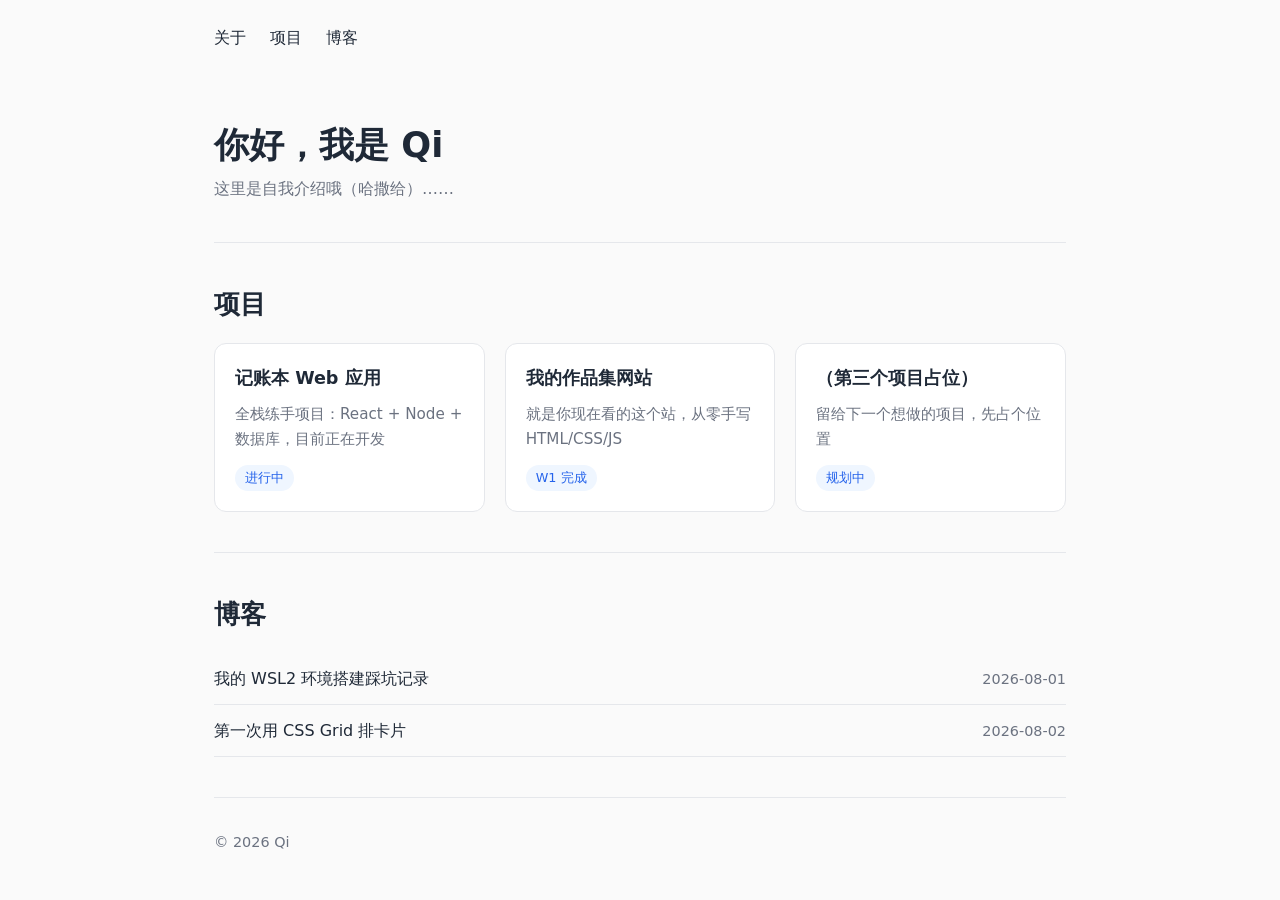
<file: index.html>
<!DOCTYPE html>
<html lang="zh-CN">
<head>
  <meta charset="UTF-8">
  <meta name="viewport" content="width=device-width, initial-scale=1.0">
  <title>我的主页</title>
  <link rel="stylesheet" href="css/style.css">
</head>
<body>
  <!-- header：页面头部，放导航 -->
  <header>
    <nav>
      <a href="#about">关于</a>
      <a href="#projects">项目</a>
      <a href="#blog">博客</a>
    </nav>
  </header>

  <main>
    <!-- section#about：为什么用 section？因为它是一块独立主题内容 -->
    <section id="about">
      <h1>你好，我是 Qi</h1>
      <p>这里是自我介绍哦（哈撒给）……</p>
    </section>

    <section id="projects">
      <h2>项目</h2>
      <!-- 这里放 3 张项目卡片 -->
       <div class="projects-grid">
        <article class="project-card">
         <h3>记账本 Web 应用</h3>
         <p>全栈练手项目：React + Node + 数据库，目前正在开发</p>
         <span class="tag">进行中</span>
         </article>
        <article class="project-card">
         <h3>我的作品集网站</h3>
         <p>就是你现在看的这个站，从零手写 HTML/CSS/JS</p>
         <span class="tag">W1 完成</span>
        </article>
        <article class="project-card">
          <h3>（第三个项目占位）</h3>
          <p>留给下一个想做的项目，先占个位置</p>
          <span class="tag">规划中</span>
         </article>
       </div>
    </section>

    <section id="blog">
      <h2>博客</h2>
      <!-- 这里放 2 篇文章链接 -->
       <ul class="post-list">
        
       </ul>
    </section>
  </main>

  <footer>
    <p>© 2026 Qi</p>
  </footer>
  <script src="js/main.js"></script>
</body>
</html>
</file>
<file: css/style.css>
/* 颜色变量：一处定义，全局复用 */
:root {
  --bg: #fafafa;      /* 页面背景 */
  --text: #1f2937;    /* 正文深灰 */
  --accent: #2563eb;  /* 主题蓝 */
  --muted: #6b7280;   /* 次要文字灰 */
}

/* 去掉浏览器默认边距，避免"贴边"的突兀感 */
* {
  margin: 0;
  padding: 0;
  box-sizing: border-box;
}

body {
  background: var(--bg);
  color: var(--text);
  font-family: system-ui, -apple-system, "Microsoft YaHei", sans-serif;
  line-height: 1.7;
}

/* 内容统一宽度并居中：header/main/footer 都套用 */
header, main, footer {
  max-width: 900px;
  margin: 0 auto;
  padding: 0 24px;
}

/* display:flex 让导航链接从"竖着堆"变"横着排" */
nav {
  display: flex;
  gap: 24px;          /* 链接间距 */
  padding: 24px 0;
}

nav a {
  color: var(--text);
  text-decoration: none;   /* 去掉下划线 */
}

nav a:hover {
  color: var(--accent);    /* 悬停变色 */
}

section {
  padding: 40px 0;
  border-bottom: 1px solid #e5e7eb;  /* 区块分隔线 */
}

h1 { font-size: 2.2rem; }
h2 { font-size: 1.6rem; margin-bottom: 16px; }
p  { color: var(--muted); }

footer {
  padding: 32px 24px;
  color: var(--muted);
  font-size: 0.9rem;
}

/* Grid：3 列等宽，列间距 20px */
.projects-grid {
  display: grid;
  grid-template-columns: repeat(3, 1fr);  /* 1fr = 平分剩余空间 */
  gap: 20px;
}

/* 卡片本体 */
.project-card {
  background: #fff;
  border: 1px solid #e5e7eb;
  border-radius: 12px;   /* 圆角 */
  padding: 20px;
  transition: border-color 0.2s;   /* 让悬停变色平滑过渡 */
}

.project-card:hover {
  border-color: var(--accent);     /* 悬停时边框变主题蓝 */
}

.project-card h3 {
  font-size: 1.1rem;
  margin-bottom: 8px;
}

.project-card p {
  font-size: 0.95rem;
}

/* 标签：小圆角胶囊 */
.tag {
  display: inline-block;
  margin-top: 12px;
  padding: 2px 10px;
  font-size: 0.8rem;
  color: var(--accent);
  background: #eff6ff;
  border-radius: 999px;   /* 数值很大 → 变成胶囊形 */
}

/* 列表去圆点 */
.post-list {
  list-style: none;
}

.post-list li {
  padding: 12px 0;
  border-bottom: 1px solid #e5e7eb;   /* 条目间细分隔线 */
}

/* flex + space-between：标题靠左，日期靠右 */
.post-list a {
  display: flex;
  justify-content: space-between;
  align-items: baseline;
  color: var(--text);
  text-decoration: none;
}

.post-list a:hover { color: var(--accent); }

.post-list time {
  color: var(--muted);
  font-size: 0.9rem;
}

@media (max-width: 768px) {
  .projects-grid {
    grid-template-columns: 1fr;
  }
}
</file>
